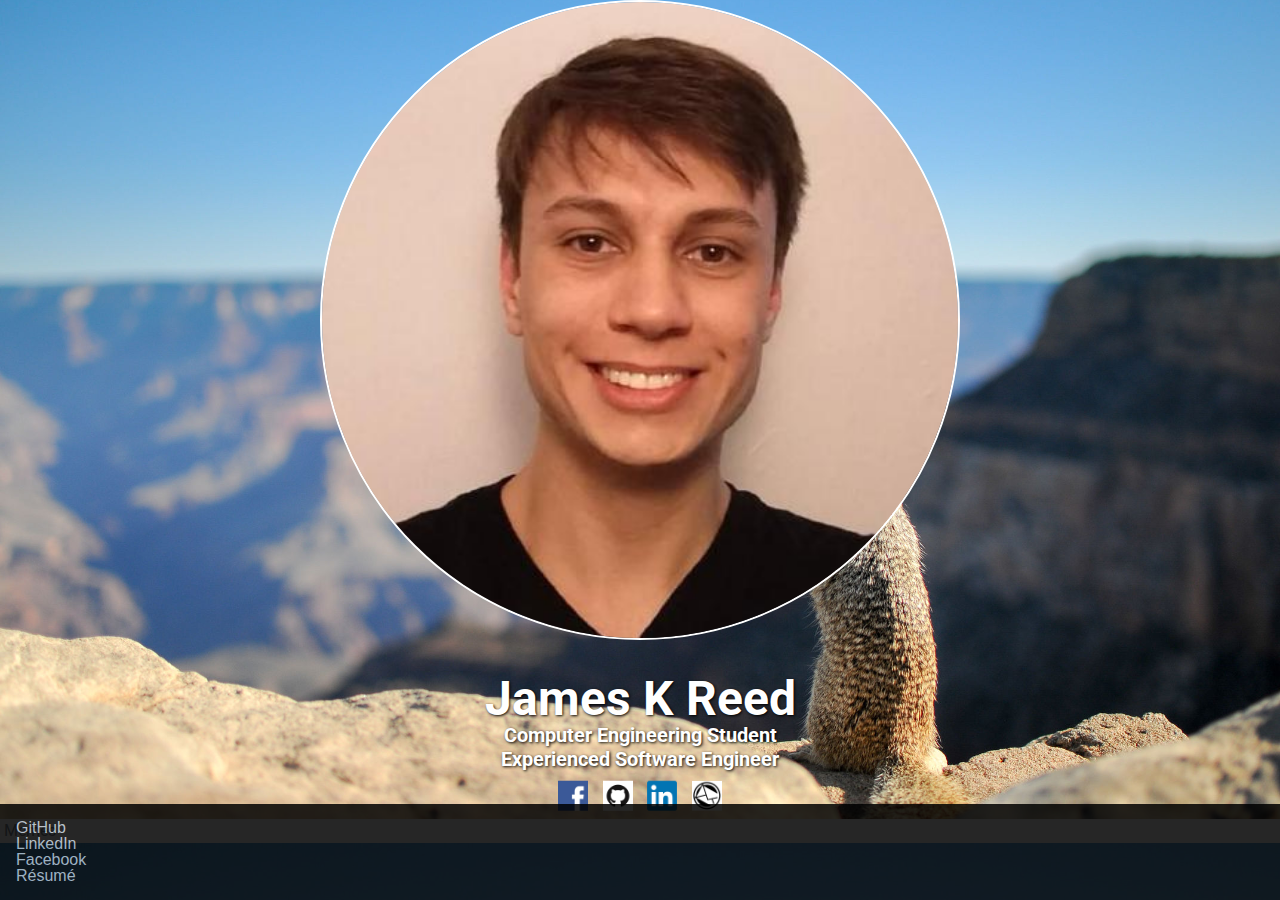
<file: blog/index.html>
<!DOCTYPE html>
<html lang="en-US">
	<head>
		<meta charset="utf-8"/>
		<title>James K Reed</title>
		<link href="https://fonts.googleapis.com/css?family=Roboto" rel="stylesheet">
		<link rel="stylesheet" href="https://fonts.googleapis.com/icon?family=Material+Icons">
		<link rel="stylesheet" href="https://code.getmdl.io/1.1.3/material.indigo-pink.min.css">
    <link href="../styles/styles.css" rel="stylesheet" type="text/css">
		<meta name="viewport" content="width=device-width, initial-scale=1">

		<link rel="stylesheet" href="../vtimeline/vertical-timeline/css/reset.css">
		<link rel="stylesheet" href="../vtimeline/vertical-timeline/css/style.css">

		<script src="../vtimeline/vertical-timeline/js/modernizr.js"></script>

		<meta name="og:title" content="James K Reed">
		<meta name="og:description" content="James K Reed is a computer engineering student and experienced software engineer familiar will all parts of the computing stack, from kernel to frontend.">
		<meta name="og:image" content="http://ec2-52-53-219-186.us-west-1.compute.amazonaws.com/mysite/images/me.jpg">

		<link rel="icon" href="../images/microchip.png">
	</head>
	<body>
		<div class="demo-layout-transparent mdl-layout mdl-js-layout">
			<main class="mdl-layout__content">

				<div class="mdl-grid">
			    <div class="mdl-layout-spacer"></div>
					<div class="mdl-cell mdl-cell--4-col">
						<img src="../images/me.jpg" class="image-me" alt="James K Reed">
					</div>
					<div class="mdl-cell mdl-cell--4-col">
						<div style="transform: translateY(25%);">
							<h1 class="primary typeface dropshadow">James K Reed</h1>
							<h2 class="subtitle typeface dropshadow" style="padding: 2px;">
								Computer Engineering Student
							</h2>
							<h2 class="subtitle typeface dropshadow" style="padding: 2px;">
								Experienced Software Engineer
							</h2>
							<p class="contactcharms">
								<a href="https://www.facebook.com/jamesr66a" style="text-align: center;">
									<img src="../images/fb.png" class="charm" alt="Facebook">
								</a>
								<a href="https://www.github.com/jamesr66a" style="text-align: center;">
									<img src="../images/github.png" class="charm" alt="GitHub">
								</a>
								<a href="https://www.linkedin.com/in/jamesr66a" style="text-align: center;">
									<img src="../images/linkedin.png" class="charm" alt="LinkedIn">
								</a>
								<a href="mailto:jamesr66@vt.edu" style="text-align: center;">
									<img src="../images/email.png" class="charm" alt="E-Mail" style="background: rgba(255, 255, 255, 1)">
								</a>
							</p>
						</div>
					</div>
			    <div class="mdl-layout-spacer"></div>
				</div>

				<div class="mdl-grid">
			    <div class="mdl-layout-spacer"></div>
					<div class="mdl-cell mdl-cell--6-col">
						<div style="background-color: white; padding: 4px; margin-top: 40px;" class="typeface">
							<span class="typeface">
								Memes
							</span>
						</div>
					</div>
			    <div class="mdl-layout-spacer"></div>
				</div>
			</main>
				<footer class="mdl-mini-footer">
					<div class="mdl-mini-footer__left-section">
						<ul class="mdl-mini-footer__link-list">
							<li><a href="https://www.github.com/jamesr66a">GitHub</a></li>
							<li><a href="https://www.linkedin.com/in/jamesr66a">LinkedIn</a></li>
							<li><a href="https://www.facebook.com/jamesr66a">Facebook</a></li>
							<li><a href="http://docs.google.com/gview?url=https://github.com/jamesr66a/james_reed_cv/raw/master/ReedJamesResumeJuly2016.pdf&embedded=true">Résumé</a></li>
						</ul>
					</div>
				</footer>
			<script defer src="https://code.getmdl.io/1.1.3/material.min.js"></script>
		</div>
	</body>
</html>
</file>
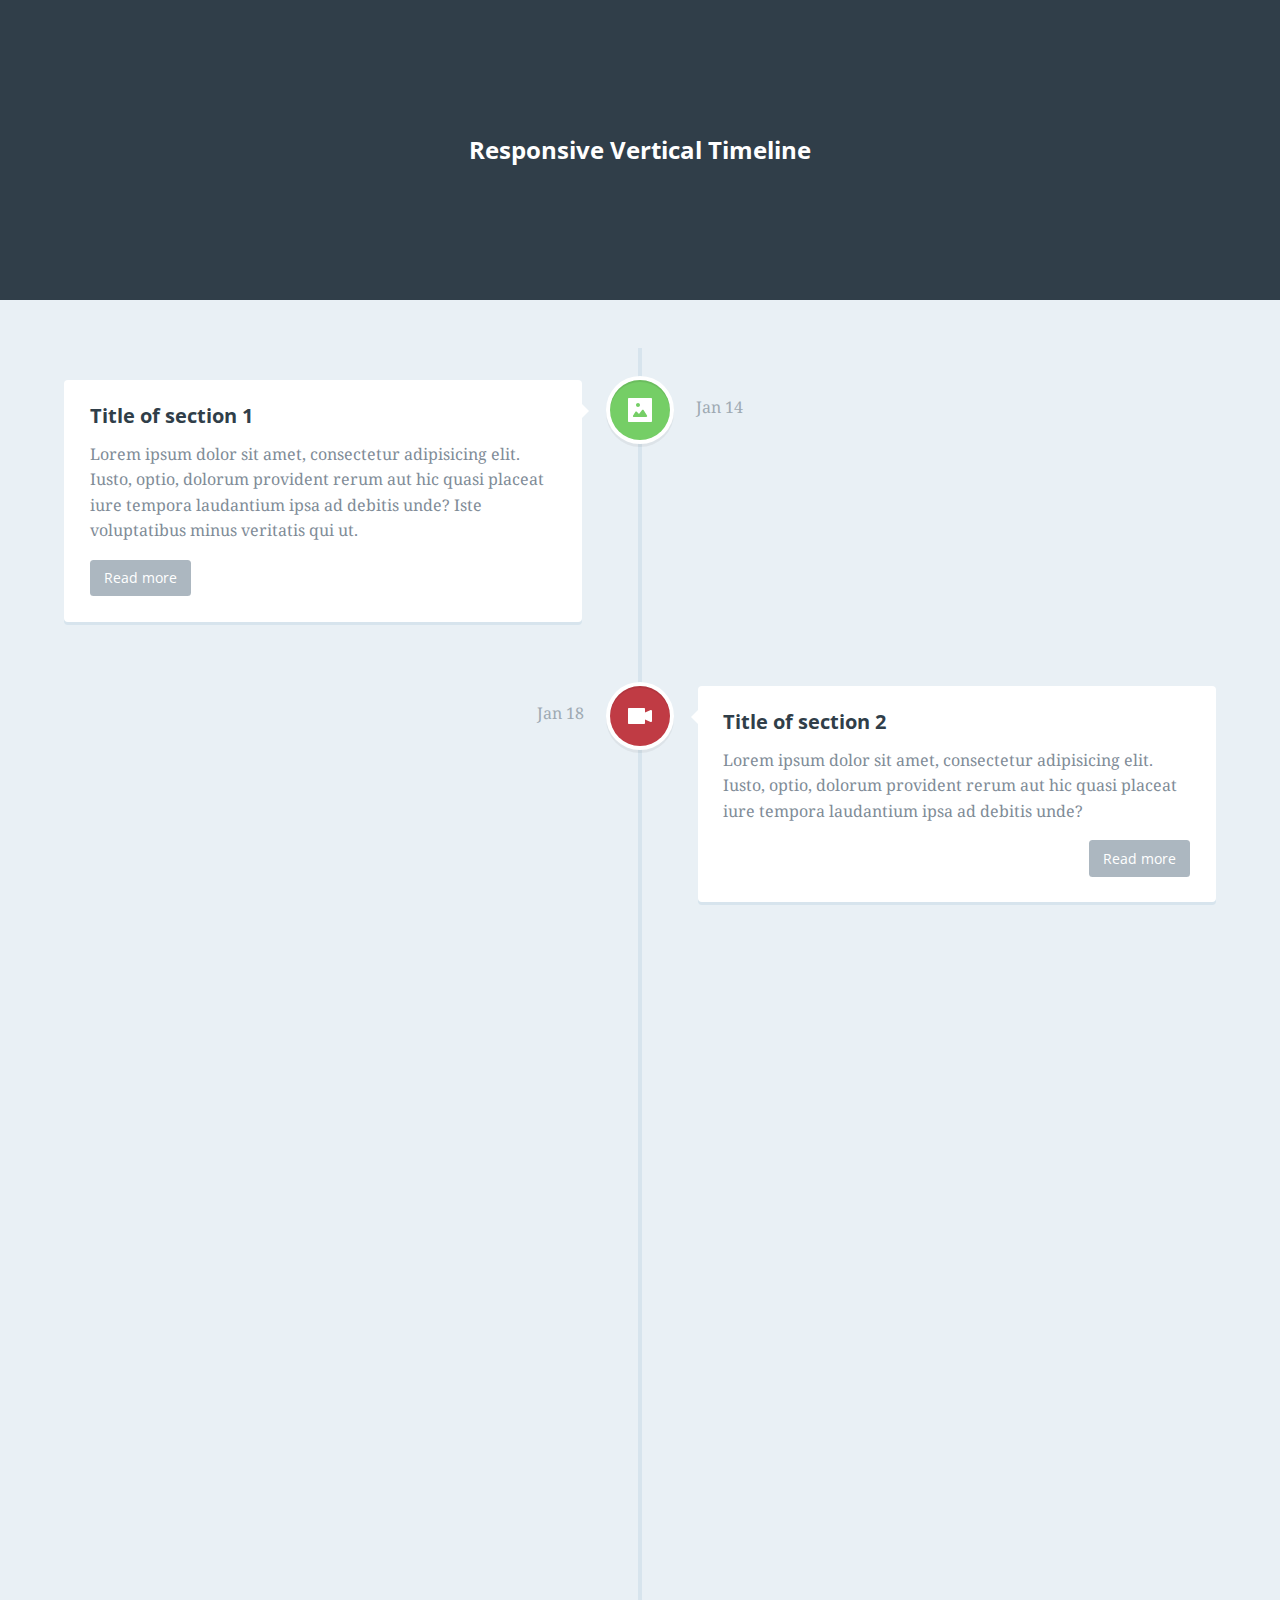
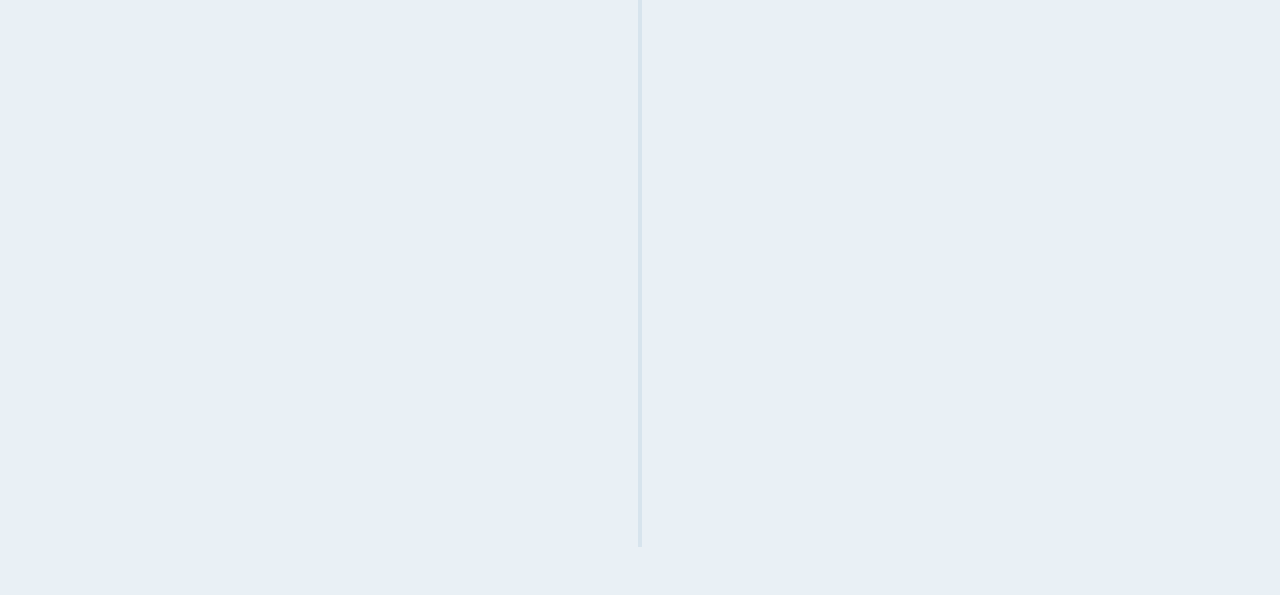
<file: vtimeline/vertical-timeline/index.html>
<!doctype html>
<html lang="en" class="no-js">
<head>
	<meta charset="UTF-8">
	<meta name="viewport" content="width=device-width, initial-scale=1">

	<link href='http://fonts.googleapis.com/css?family=Droid+Serif|Open+Sans:400,700' rel='stylesheet' type='text/css'>

	<link rel="stylesheet" href="css/reset.css"> <!-- CSS reset -->
	<link rel="stylesheet" href="css/style.css"> <!-- Resource style -->
	<script src="js/modernizr.js"></script> <!-- Modernizr -->
  	
	<title>Responsive Vertical Timeline</title>
</head>
<body>
	<header>
		<h1>Responsive Vertical Timeline</h1>
	</header>

	<section id="cd-timeline" class="cd-container">
		<div class="cd-timeline-block">
			<div class="cd-timeline-img cd-picture">
				<img src="img/cd-icon-picture.svg" alt="Picture">
			</div> <!-- cd-timeline-img -->

			<div class="cd-timeline-content">
				<h2>Title of section 1</h2>
				<p>Lorem ipsum dolor sit amet, consectetur adipisicing elit. Iusto, optio, dolorum provident rerum aut hic quasi placeat iure tempora laudantium ipsa ad debitis unde? Iste voluptatibus minus veritatis qui ut.</p>
				<a href="#0" class="cd-read-more">Read more</a>
				<span class="cd-date">Jan 14</span>
			</div> <!-- cd-timeline-content -->
		</div> <!-- cd-timeline-block -->

		<div class="cd-timeline-block">
			<div class="cd-timeline-img cd-movie">
				<img src="img/cd-icon-movie.svg" alt="Movie">
			</div> <!-- cd-timeline-img -->

			<div class="cd-timeline-content">
				<h2>Title of section 2</h2>
				<p>Lorem ipsum dolor sit amet, consectetur adipisicing elit. Iusto, optio, dolorum provident rerum aut hic quasi placeat iure tempora laudantium ipsa ad debitis unde?</p>
				<a href="#0" class="cd-read-more">Read more</a>
				<span class="cd-date">Jan 18</span>
			</div> <!-- cd-timeline-content -->
		</div> <!-- cd-timeline-block -->

		<div class="cd-timeline-block">
			<div class="cd-timeline-img cd-picture">
				<img src="img/cd-icon-picture.svg" alt="Picture">
			</div> <!-- cd-timeline-img -->

			<div class="cd-timeline-content">
				<h2>Title of section 3</h2>
				<p>Lorem ipsum dolor sit amet, consectetur adipisicing elit. Excepturi, obcaecati, quisquam id molestias eaque asperiores voluptatibus cupiditate error assumenda delectus odit similique earum voluptatem doloremque dolorem ipsam quae rerum quis. Odit, itaque, deserunt corporis vero ipsum nisi eius odio natus ullam provident pariatur temporibus quia eos repellat consequuntur perferendis enim amet quae quasi repudiandae sed quod veniam dolore possimus rem voluptatum eveniet eligendi quis fugiat aliquam sunt similique aut adipisci.</p>
				<a href="#0" class="cd-read-more">Read more</a>
				<span class="cd-date">Jan 24</span>
			</div> <!-- cd-timeline-content -->
		</div> <!-- cd-timeline-block -->

		<div class="cd-timeline-block">
			<div class="cd-timeline-img cd-location">
				<img src="img/cd-icon-location.svg" alt="Location">
			</div> <!-- cd-timeline-img -->

			<div class="cd-timeline-content">
				<h2>Title of section 4</h2>
				<p>Lorem ipsum dolor sit amet, consectetur adipisicing elit. Iusto, optio, dolorum provident rerum aut hic quasi placeat iure tempora laudantium ipsa ad debitis unde? Iste voluptatibus minus veritatis qui ut.</p>
				<a href="#0" class="cd-read-more">Read more</a>
				<span class="cd-date">Feb 14</span>
			</div> <!-- cd-timeline-content -->
		</div> <!-- cd-timeline-block -->

		<div class="cd-timeline-block">
			<div class="cd-timeline-img cd-location">
				<img src="img/cd-icon-location.svg" alt="Location">
			</div> <!-- cd-timeline-img -->

			<div class="cd-timeline-content">
				<h2>Title of section 5</h2>
				<p>Lorem ipsum dolor sit amet, consectetur adipisicing elit. Iusto, optio, dolorum provident rerum.</p>
				<a href="#0" class="cd-read-more">Read more</a>
				<span class="cd-date">Feb 18</span>
			</div> <!-- cd-timeline-content -->
		</div> <!-- cd-timeline-block -->

		<div class="cd-timeline-block">
			<div class="cd-timeline-img cd-movie">
				<img src="img/cd-icon-movie.svg" alt="Movie">
			</div> <!-- cd-timeline-img -->

			<div class="cd-timeline-content">
				<h2>Final Section</h2>
				<p>This is the content of the last section</p>
				<span class="cd-date">Feb 26</span>
			</div> <!-- cd-timeline-content -->
		</div> <!-- cd-timeline-block -->
	</section> <!-- cd-timeline -->
<script src="http://ajax.googleapis.com/ajax/libs/jquery/1.11.0/jquery.min.js"></script>
<script src="js/main.js"></script> <!-- Resource jQuery -->
</body>
</html>
</file>
<file: styles/styles.css>
body {
	background-color: black;
	background-image: url('../images/bg_compressed.jpg');
	background-size: cover;
	background-position: center bottom;
}

.typeface {
	font-family: 'Roboto', cursive;
}

.dropshadow {
	text-shadow: 1px 1px 3px black;
}

.primary {
	font-size: 48px;
}

.subtitle {
	font-size: 20px;
}

h1 {
	margin: 0;
	margin-bottom: 20px;
	text-align: center;
	color: white;
}

h2 {
	margin: 0;
	padding-top: 2px;
	padding-bottom: 2px;
	text-align: center;
	color: white;
}

.mdl-layout__drawer-button {
  /* This background is dark, so we set text to white. Use 87% black instead if
     your background is light. */
  color: white;
}

.mdl-layout__drawer {
	background-color: #f0f0f0;
}

.mdl-mini-footer {
	padding: 16px 16px;
	position: fixed;
	bottom: 0;
	z-index: 1;
	width: 100%;
	opacity: 0.85;
	background-color: black; 
}

.cd-date {
	color: black;
	text-shadow: 1px 1px 0.5px white;
	font-family: 'Roboto', cursive;
	margin-left: 10px;
}

.image-me {
	width: 50%;
	border-radius: 50%;
	margin-left: auto;
	margin-right: auto;
	display: block;
	border: 2px solid white;
}

.contactcharms {
	margin: auto;
	margin-top: 10px;
	margin-bottom: 10px;
	display: block;
	text-align: center;
}

.charm {
	display: inline;
	margin: auto;
	width: 30px;
	height: 30px;
	margin-left: 5px;
	margin-right: 5px;
}

.timelinedesc {
	margin: 10px;
	letter-spacing: 0.25px;
	line-height: 14px;
}
</file>
<file: vtimeline/vertical-timeline/css/style.css>
/* -------------------------------- 

Primary style

-------------------------------- */
html * {
  -webkit-font-smoothing: antialiased;
  -moz-osx-font-smoothing: grayscale;
}

*, *:after, *:before {
  -webkit-box-sizing: border-box;
  -moz-box-sizing: border-box;
  box-sizing: border-box;
}

body {
  font-size: 100%;
  font-family: "Droid Serif", serif;
  color: #7f8c97;
  background-color: #e9f0f5;
}

a {
  color: #acb7c0;
  text-decoration: none;
  font-family: "Open Sans", sans-serif;
}

img {
  max-width: 100%;
}

h1, h2 {
  font-family: "Open Sans", sans-serif;
  font-weight: bold;
}

/* -------------------------------- 

Modules - reusable parts of our design

-------------------------------- */
.cd-container {
  /* this class is used to give a max-width to the element it is applied to, and center it horizontally when it reaches that max-width */
  width: 90%;
  max-width: 1170px;
  margin: 0 auto;
}
.cd-container::after {
  /* clearfix */
  content: '';
  display: table;
  clear: both;
}

/* -------------------------------- 

Main components 

-------------------------------- */
header {
  height: 200px;
  line-height: 200px;
  text-align: center;
  background: #303e49;
}
header h1 {
  color: white;
  font-size: 18px;
  font-size: 1.125rem;
}
@media only screen and (min-width: 1170px) {
  header {
    height: 300px;
    line-height: 300px;
  }
  header h1 {
    font-size: 24px;
    font-size: 1.5rem;
  }
}

#cd-timeline {
  position: relative;
  padding: 2em 0;
  margin-top: 2em;
  margin-bottom: 2em;
}
#cd-timeline::before {
  /* this is the vertical line */
  content: '';
  position: absolute;
  top: 0;
  left: 18px;
  height: 100%;
  width: 4px;
  background: #d7e4ed;
}
@media only screen and (min-width: 1170px) {
  #cd-timeline {
    margin-top: 3em;
    margin-bottom: 3em;
  }
  #cd-timeline::before {
    left: 50%;
    margin-left: -2px;
  }
}

.cd-timeline-block {
  position: relative;
  margin: 2em 0;
}
.cd-timeline-block:after {
  content: "";
  display: table;
  clear: both;
}
.cd-timeline-block:first-child {
  margin-top: 0;
}
.cd-timeline-block:last-child {
  margin-bottom: 0;
}
@media only screen and (min-width: 1170px) {
  .cd-timeline-block {
    margin: 4em 0;
  }
  .cd-timeline-block:first-child {
    margin-top: 0;
  }
  .cd-timeline-block:last-child {
    margin-bottom: 0;
  }
}

.cd-timeline-img {
  position: absolute;
  top: 0;
  left: 0;
  width: 40px;
  height: 40px;
  border-radius: 50%;
  box-shadow: 0 0 0 4px white, inset 0 2px 0 rgba(0, 0, 0, 0.08), 0 3px 0 4px rgba(0, 0, 0, 0.05);
}
.cd-timeline-img img {
  display: block;
  width: 24px;
  height: 24px;
  position: relative;
  left: 50%;
  top: 50%;
  margin-left: -12px;
  margin-top: -12px;
}
.cd-timeline-img.cd-picture {
  background: #75ce66;
}
.cd-timeline-img.cd-movie {
  background: #c03b44;
}
.cd-timeline-img.cd-location {
  background: #f0ca45;
}
@media only screen and (min-width: 1170px) {
  .cd-timeline-img {
    width: 60px;
    height: 60px;
    left: 50%;
    margin-left: -30px;
    /* Force Hardware Acceleration in WebKit */
    -webkit-transform: translateZ(0);
    -webkit-backface-visibility: hidden;
  }
  .cssanimations .cd-timeline-img.is-hidden {
    visibility: hidden;
  }
  .cssanimations .cd-timeline-img.bounce-in {
    visibility: visible;
    -webkit-animation: cd-bounce-1 0.6s;
    -moz-animation: cd-bounce-1 0.6s;
    animation: cd-bounce-1 0.6s;
  }
}

@-webkit-keyframes cd-bounce-1 {
  0% {
    opacity: 0;
    -webkit-transform: scale(0.5);
  }

  60% {
    opacity: 1;
    -webkit-transform: scale(1.2);
  }

  100% {
    -webkit-transform: scale(1);
  }
}
@-moz-keyframes cd-bounce-1 {
  0% {
    opacity: 0;
    -moz-transform: scale(0.5);
  }

  60% {
    opacity: 1;
    -moz-transform: scale(1.2);
  }

  100% {
    -moz-transform: scale(1);
  }
}
@keyframes cd-bounce-1 {
  0% {
    opacity: 0;
    -webkit-transform: scale(0.5);
    -moz-transform: scale(0.5);
    -ms-transform: scale(0.5);
    -o-transform: scale(0.5);
    transform: scale(0.5);
  }

  60% {
    opacity: 1;
    -webkit-transform: scale(1.2);
    -moz-transform: scale(1.2);
    -ms-transform: scale(1.2);
    -o-transform: scale(1.2);
    transform: scale(1.2);
  }

  100% {
    -webkit-transform: scale(1);
    -moz-transform: scale(1);
    -ms-transform: scale(1);
    -o-transform: scale(1);
    transform: scale(1);
  }
}
.cd-timeline-content {
  position: relative;
  margin-left: 60px;
  background: white;
  border-radius: 0.25em;
  padding: 1em;
  box-shadow: 0 3px 0 #d7e4ed;
}
.cd-timeline-content:after {
  content: "";
  display: table;
  clear: both;
}
.cd-timeline-content h2 {
  color: #303e49;
}
.cd-timeline-content p, .cd-timeline-content .cd-read-more, .cd-timeline-content .cd-date {
  font-size: 13px;
  font-size: 0.8125rem;
}
.cd-timeline-content .cd-read-more, .cd-timeline-content .cd-date {
  display: inline-block;
}
.cd-timeline-content p {
  margin: 1em 0;
  line-height: 1.6;
}
.cd-timeline-content .cd-read-more {
  float: right;
  padding: .8em 1em;
  background: #acb7c0;
  color: white;
  border-radius: 0.25em;
}
.no-touch .cd-timeline-content .cd-read-more:hover {
  background-color: #bac4cb;
}
.cd-timeline-content .cd-date {
  float: left;
  padding: .8em 0;
  opacity: .7;
}
.cd-timeline-content::before {
  content: '';
  position: absolute;
  top: 16px;
  right: 100%;
  height: 0;
  width: 0;
  border: 7px solid transparent;
  border-right: 7px solid white;
}
@media only screen and (min-width: 768px) {
  .cd-timeline-content h2 {
    font-size: 20px;
    font-size: 1.25rem;
  }
  .cd-timeline-content p {
    font-size: 16px;
    font-size: 1rem;
  }
  .cd-timeline-content .cd-read-more, .cd-timeline-content .cd-date {
    font-size: 14px;
    font-size: 0.875rem;
  }
}
@media only screen and (min-width: 1170px) {
  .cd-timeline-content {
    margin-left: 0;
    padding: 1.6em;
    width: 45%;
  }
  .cd-timeline-content::before {
    top: 24px;
    left: 100%;
    border-color: transparent;
    border-left-color: white;
  }
  .cd-timeline-content .cd-read-more {
    float: left;
  }
  .cd-timeline-content .cd-date {
    position: absolute;
    width: 100%;
    left: 122%;
    top: 6px;
    font-size: 16px;
    font-size: 1rem;
  }
  .cd-timeline-block:nth-child(even) .cd-timeline-content {
    float: right;
  }
  .cd-timeline-block:nth-child(even) .cd-timeline-content::before {
    top: 24px;
    left: auto;
    right: 100%;
    border-color: transparent;
    border-right-color: white;
  }
  .cd-timeline-block:nth-child(even) .cd-timeline-content .cd-read-more {
    float: right;
  }
  .cd-timeline-block:nth-child(even) .cd-timeline-content .cd-date {
    left: auto;
    right: 122%;
    text-align: right;
  }
  .cssanimations .cd-timeline-content.is-hidden {
    visibility: hidden;
  }
  .cssanimations .cd-timeline-content.bounce-in {
    visibility: visible;
    -webkit-animation: cd-bounce-2 0.6s;
    -moz-animation: cd-bounce-2 0.6s;
    animation: cd-bounce-2 0.6s;
  }
}

@media only screen and (min-width: 1170px) {
  /* inverse bounce effect on even content blocks */
  .cssanimations .cd-timeline-block:nth-child(even) .cd-timeline-content.bounce-in {
    -webkit-animation: cd-bounce-2-inverse 0.6s;
    -moz-animation: cd-bounce-2-inverse 0.6s;
    animation: cd-bounce-2-inverse 0.6s;
  }
}
@-webkit-keyframes cd-bounce-2 {
  0% {
    opacity: 0;
    -webkit-transform: translateX(-100px);
  }

  60% {
    opacity: 1;
    -webkit-transform: translateX(20px);
  }

  100% {
    -webkit-transform: translateX(0);
  }
}
@-moz-keyframes cd-bounce-2 {
  0% {
    opacity: 0;
    -moz-transform: translateX(-100px);
  }

  60% {
    opacity: 1;
    -moz-transform: translateX(20px);
  }

  100% {
    -moz-transform: translateX(0);
  }
}
@keyframes cd-bounce-2 {
  0% {
    opacity: 0;
    -webkit-transform: translateX(-100px);
    -moz-transform: translateX(-100px);
    -ms-transform: translateX(-100px);
    -o-transform: translateX(-100px);
    transform: translateX(-100px);
  }

  60% {
    opacity: 1;
    -webkit-transform: translateX(20px);
    -moz-transform: translateX(20px);
    -ms-transform: translateX(20px);
    -o-transform: translateX(20px);
    transform: translateX(20px);
  }

  100% {
    -webkit-transform: translateX(0);
    -moz-transform: translateX(0);
    -ms-transform: translateX(0);
    -o-transform: translateX(0);
    transform: translateX(0);
  }
}
@-webkit-keyframes cd-bounce-2-inverse {
  0% {
    opacity: 0;
    -webkit-transform: translateX(100px);
  }

  60% {
    opacity: 1;
    -webkit-transform: translateX(-20px);
  }

  100% {
    -webkit-transform: translateX(0);
  }
}
@-moz-keyframes cd-bounce-2-inverse {
  0% {
    opacity: 0;
    -moz-transform: translateX(100px);
  }

  60% {
    opacity: 1;
    -moz-transform: translateX(-20px);
  }

  100% {
    -moz-transform: translateX(0);
  }
}
@keyframes cd-bounce-2-inverse {
  0% {
    opacity: 0;
    -webkit-transform: translateX(100px);
    -moz-transform: translateX(100px);
    -ms-transform: translateX(100px);
    -o-transform: translateX(100px);
    transform: translateX(100px);
  }

  60% {
    opacity: 1;
    -webkit-transform: translateX(-20px);
    -moz-transform: translateX(-20px);
    -ms-transform: translateX(-20px);
    -o-transform: translateX(-20px);
    transform: translateX(-20px);
  }

  100% {
    -webkit-transform: translateX(0);
    -moz-transform: translateX(0);
    -ms-transform: translateX(0);
    -o-transform: translateX(0);
    transform: translateX(0);
  }
}
</file>
